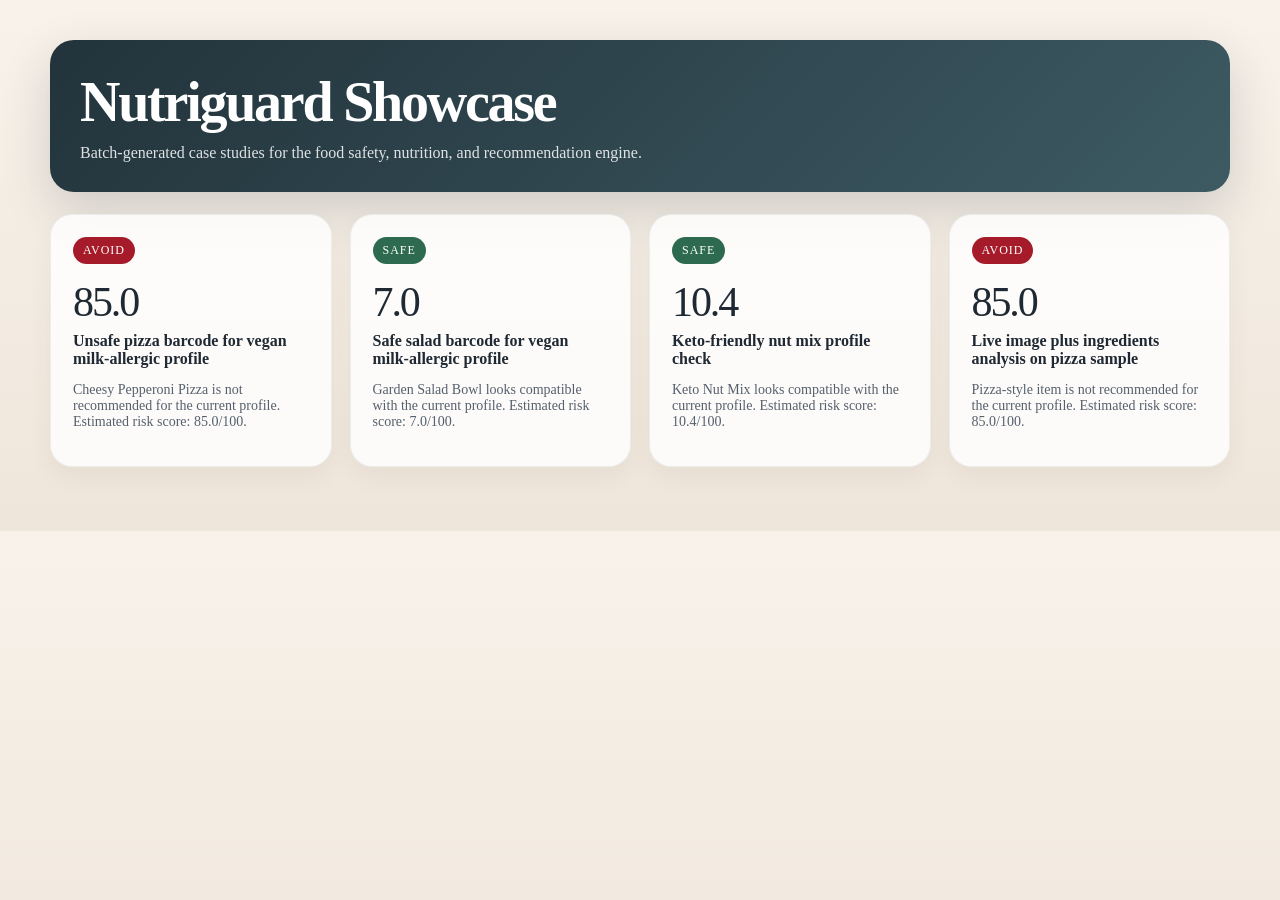
<file: examples/showcase_output/index.html>
<!doctype html>
<html lang="en">
<head>
  <meta charset="utf-8">
  <meta name="viewport" content="width=device-width, initial-scale=1">
  <title>Nutriguard Showcase</title>
  <style>
    body {
      margin: 0;
      font-family: Georgia, "Times New Roman", serif;
      background: linear-gradient(180deg, #f8f2ea, #efe6db);
      color: #1f2933;
    }
    .wrap { max-width: 1180px; margin: 0 auto; padding: 40px 24px 64px; }
    .hero {
      background: linear-gradient(135deg, #22333b, #3d5a63);
      color: #fff;
      border-radius: 24px;
      padding: 30px;
      box-shadow: 0 18px 48px rgba(34, 51, 59, 0.18);
    }
    .hero h1 { margin: 0 0 10px; font-size: clamp(32px, 5vw, 56px); letter-spacing: -0.04em; }
    .hero p { margin: 0; max-width: 760px; color: rgba(255,255,255,0.85); }
    .grid {
      margin-top: 22px;
      display: grid;
      grid-template-columns: repeat(auto-fit, minmax(260px, 1fr));
      gap: 18px;
    }
    .card {
      display: block;
      text-decoration: none;
      color: inherit;
      padding: 22px;
      border-radius: 22px;
      background: rgba(255,255,255,0.82);
      border: 1px solid rgba(46, 64, 73, 0.08);
      box-shadow: 0 10px 24px rgba(66, 52, 39, 0.06);
    }
    .status {
      display: inline-block;
      padding: 6px 10px;
      border-radius: 999px;
      color: white;
      font-size: 12px;
      text-transform: uppercase;
      letter-spacing: 0.08em;
    }
    .safe { background: #2d6a4f; }
    .caution { background: #c77900; }
    .avoid { background: #a61b29; }
    .score { font-size: 42px; margin: 14px 0 6px; letter-spacing: -0.05em; }
    .small { color: #55606d; font-size: 14px; }
  </style>
</head>
<body>
  <div class="wrap">
    <section class="hero">
      <h1>Nutriguard Showcase</h1>
      <p>Batch-generated case studies for the food safety, nutrition, and recommendation engine.</p>
    </section>
    <section class="grid">
      
      <a class="card" href="fixture_pizza_barcode.html">
        <span class="status avoid">avoid</span>
        <div class="score">85.0</div>
        <strong>Unsafe pizza barcode for vegan milk-allergic profile</strong>
        <p class="small">Cheesy Pepperoni Pizza is not recommended for the current profile. Estimated risk score: 85.0/100.</p>
      </a>
      
      <a class="card" href="fixture_salad_safe.html">
        <span class="status safe">safe</span>
        <div class="score">7.0</div>
        <strong>Safe salad barcode for vegan milk-allergic profile</strong>
        <p class="small">Garden Salad Bowl looks compatible with the current profile. Estimated risk score: 7.0/100.</p>
      </a>
      
      <a class="card" href="fixture_keto_nut_mix.html">
        <span class="status safe">safe</span>
        <div class="score">10.4</div>
        <strong>Keto-friendly nut mix profile check</strong>
        <p class="small">Keto Nut Mix looks compatible with the current profile. Estimated risk score: 10.4/100.</p>
      </a>
      
      <a class="card" href="live_pizza_image.html">
        <span class="status avoid">avoid</span>
        <div class="score">85.0</div>
        <strong>Live image plus ingredients analysis on pizza sample</strong>
        <p class="small">Pizza-style item is not recommended for the current profile. Estimated risk score: 85.0/100.</p>
      </a>
      
    </section>
  </div>
</body>
</html>
</file>
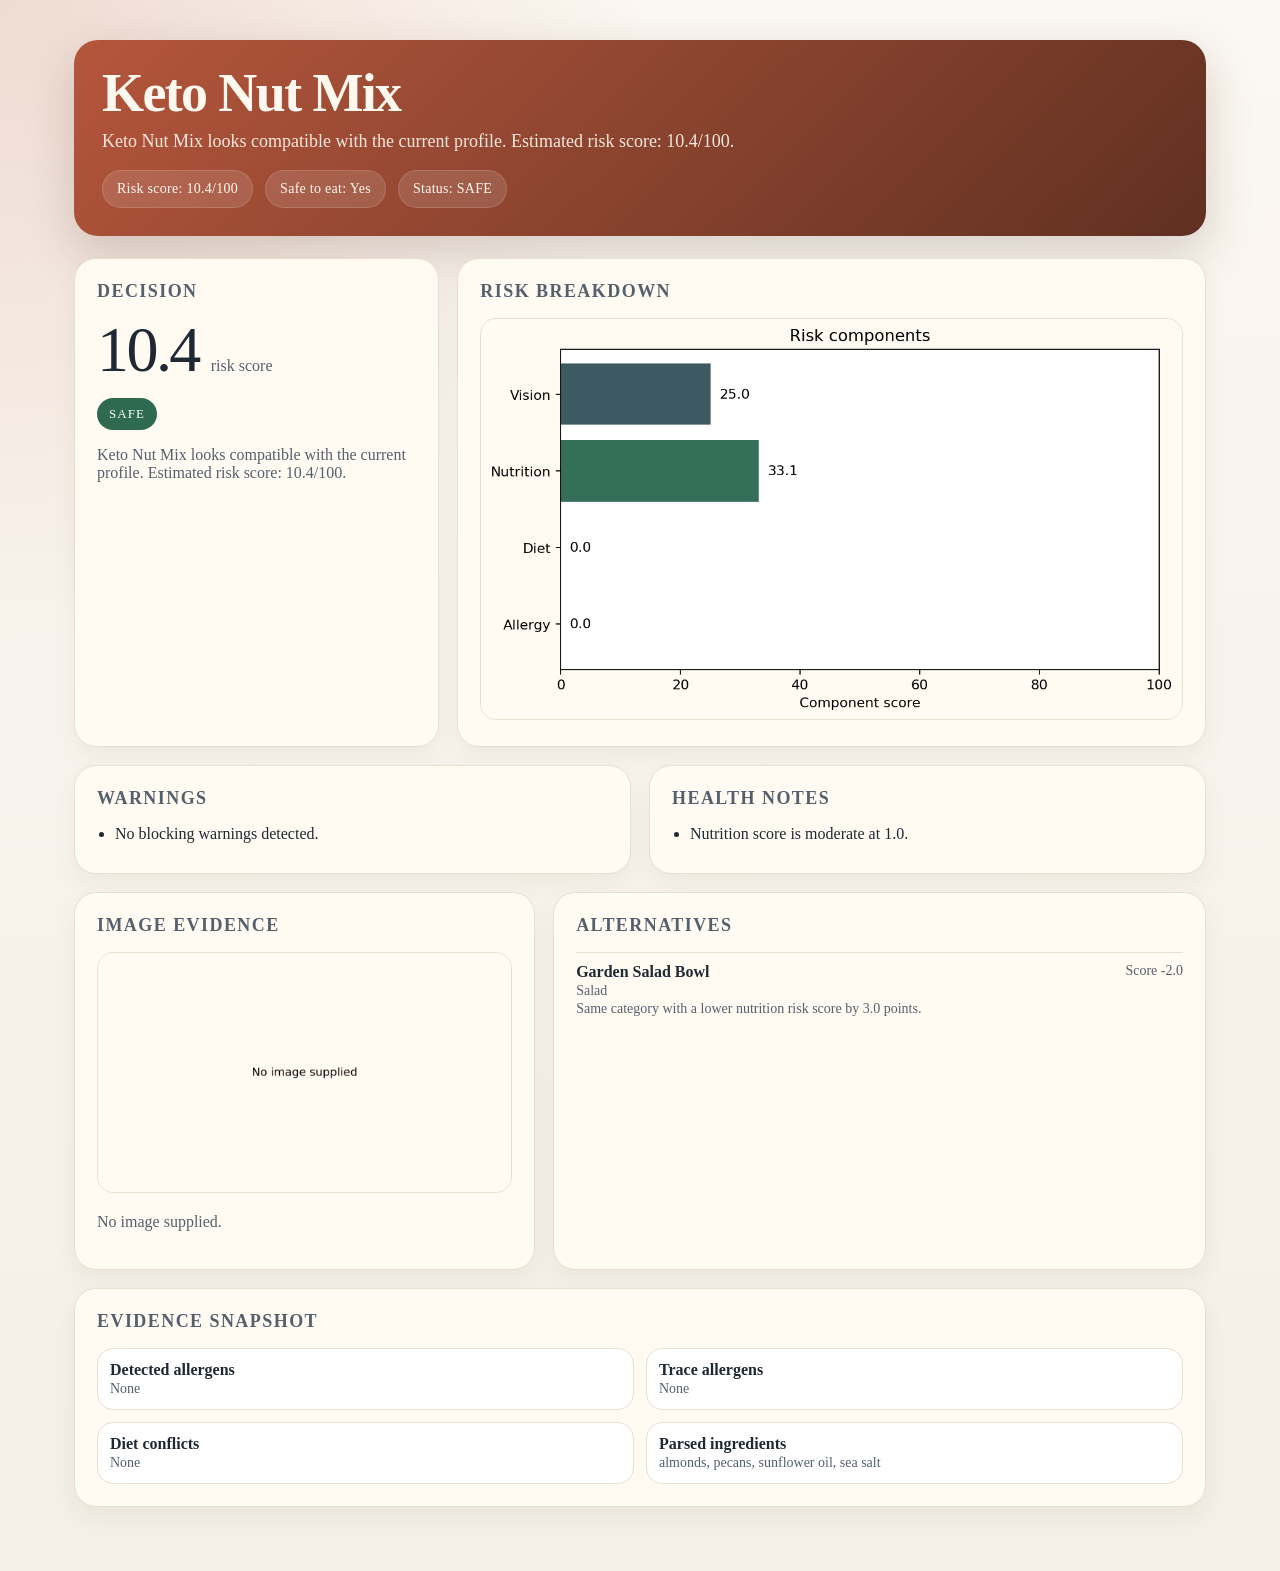
<file: examples/showcase_output/fixture_keto_nut_mix.html>
<!doctype html>
<html lang="en">
<head>
  <meta charset="utf-8">
  <meta name="viewport" content="width=device-width, initial-scale=1">
  <title>Keto-friendly nut mix profile check</title>
  <style>
    :root {
      --bg: #f4efe7;
      --panel: #fffaf2;
      --ink: #1f2933;
      --muted: #55606d;
      --accent: #b04a2f;
      --good: #2d6a4f;
      --warn: #c77900;
      --bad: #a61b29;
      --line: #eadfce;
    }
    * { box-sizing: border-box; }
    body {
      margin: 0;
      font-family: Georgia, "Times New Roman", serif;
      color: var(--ink);
      background:
        radial-gradient(circle at top left, rgba(176,74,47,0.16), transparent 32%),
        linear-gradient(180deg, #fbf7f1, var(--bg));
    }
    .wrap {
      max-width: 1180px;
      margin: 0 auto;
      padding: 40px 24px 64px;
    }
    .hero {
      background: linear-gradient(135deg, rgba(176,74,47,0.92), rgba(90,40,24,0.96));
      color: #fff8ef;
      border-radius: 24px;
      padding: 28px;
      box-shadow: 0 18px 48px rgba(59, 30, 18, 0.18);
    }
    .hero h1 {
      margin: 0 0 12px;
      font-size: clamp(32px, 5vw, 54px);
      line-height: 0.95;
      letter-spacing: -0.03em;
    }
    .hero p {
      margin: 0;
      font-size: 18px;
      max-width: 820px;
      color: rgba(255, 248, 239, 0.9);
    }
    .chips {
      display: flex;
      gap: 12px;
      flex-wrap: wrap;
      margin-top: 18px;
    }
    .chip {
      padding: 10px 14px;
      border-radius: 999px;
      background: rgba(255,255,255,0.12);
      border: 1px solid rgba(255,255,255,0.14);
      font-size: 14px;
      letter-spacing: 0.02em;
    }
    .grid {
      display: grid;
      grid-template-columns: repeat(12, 1fr);
      gap: 18px;
      margin-top: 22px;
    }
    .panel {
      background: var(--panel);
      border: 1px solid var(--line);
      border-radius: 22px;
      padding: 22px;
      box-shadow: 0 10px 24px rgba(87, 64, 40, 0.06);
    }
    .span-4 { grid-column: span 4; }
    .span-5 { grid-column: span 5; }
    .span-6 { grid-column: span 6; }
    .span-7 { grid-column: span 7; }
    .span-8 { grid-column: span 8; }
    .span-12 { grid-column: span 12; }
    h2 {
      margin: 0 0 16px;
      font-size: 18px;
      text-transform: uppercase;
      letter-spacing: 0.08em;
      color: var(--muted);
    }
    .metric {
      display: flex;
      align-items: baseline;
      gap: 12px;
      margin-bottom: 16px;
    }
    .metric .value {
      font-size: clamp(42px, 5vw, 68px);
      line-height: 1;
      letter-spacing: -0.04em;
    }
    .metric .label { color: var(--muted); }
    .status {
      display: inline-block;
      padding: 8px 12px;
      border-radius: 999px;
      font-size: 13px;
      letter-spacing: 0.08em;
      text-transform: uppercase;
      color: #fff;
    }
    .status.safe { background: var(--good); }
    .status.caution { background: var(--warn); }
    .status.avoid { background: var(--bad); }
    ul, ol { margin: 0; padding-left: 18px; }
    li { margin: 0 0 8px; }
    .muted { color: var(--muted); }
    .chart { width: 100%; border-radius: 16px; border: 1px solid var(--line); background: #fff; }
    .prediction-row, .alt-row {
      display: grid;
      grid-template-columns: 1fr auto;
      gap: 12px;
      padding: 10px 0;
      border-top: 1px solid var(--line);
    }
    .prediction-row:first-child, .alt-row:first-child { border-top: 0; }
    .small { font-size: 14px; color: var(--muted); }
    .evidence {
      display: grid;
      grid-template-columns: repeat(2, minmax(0, 1fr));
      gap: 12px;
    }
    .evidence div {
      padding: 12px;
      border-radius: 16px;
      background: #fff;
      border: 1px solid var(--line);
    }
    code {
      font-family: "Cascadia Mono", Consolas, monospace;
      font-size: 12px;
      color: #6f3424;
    }
    @media (max-width: 900px) {
      .span-4, .span-5, .span-6, .span-7, .span-8, .span-12 { grid-column: span 12; }
      .evidence { grid-template-columns: 1fr; }
    }
  </style>
</head>
<body>
  <div class="wrap">
    <section class="hero">
      <h1>Keto Nut Mix</h1>
      <p>Keto Nut Mix looks compatible with the current profile. Estimated risk score: 10.4/100.</p>
      <div class="chips">
        <span class="chip">Risk score: 10.4/100</span>
        <span class="chip">Safe to eat: Yes</span>
        <span class="chip">Status: SAFE</span>
      </div>
    </section>

    <section class="grid">
      <article class="panel span-4">
        <h2>Decision</h2>
        <div class="metric">
          <div class="value">10.4</div>
          <div class="label">risk score</div>
        </div>
        <div class="status safe">safe</div>
        <p class="muted" style="margin-top:16px;">Keto Nut Mix looks compatible with the current profile. Estimated risk score: 10.4/100.</p>
      </article>

      <article class="panel span-8">
        <h2>Risk Breakdown</h2>
        <img class="chart" alt="Risk breakdown chart" src="[data-uri]">
      </article>

      <article class="panel span-6">
        <h2>Warnings</h2>
        <ul>
        
          <li>No blocking warnings detected.</li>
        
        </ul>
      </article>

      <article class="panel span-6">
        <h2>Health Notes</h2>
        <ul>
        
          <li>Nutrition score is moderate at 1.0.</li>
        
        </ul>
      </article>

      <article class="panel span-5">
        <h2>Image Evidence</h2>
        <img class="chart" alt="Top image predictions" src="[data-uri]">
        
        <p class="muted">No image supplied.</p>
        
      </article>

      <article class="panel span-7">
        <h2>Alternatives</h2>
        
          <div class="alt-row">
            <div>
              <strong>Garden Salad Bowl</strong><br>
              <span class="small">Salad</span><br>
              <span class="small">Same category with a lower nutrition risk score by 3.0 points.</span>
            </div>
            <div class="small">Score -2.0</div>
          </div>
        
      </article>

      <article class="panel span-12">
        <h2>Evidence Snapshot</h2>
        <div class="evidence">
          <div>
            <strong>Detected allergens</strong><br>
            <span class="small">None</span>
          </div>
          <div>
            <strong>Trace allergens</strong><br>
            <span class="small">None</span>
          </div>
          <div>
            <strong>Diet conflicts</strong><br>
            <span class="small">None</span>
          </div>
          <div>
            <strong>Parsed ingredients</strong><br>
            <span class="small">almonds, pecans, sunflower oil, sea salt</span>
          </div>
        </div>
      </article>
    </section>
  </div>
</body>
</html>
</file>
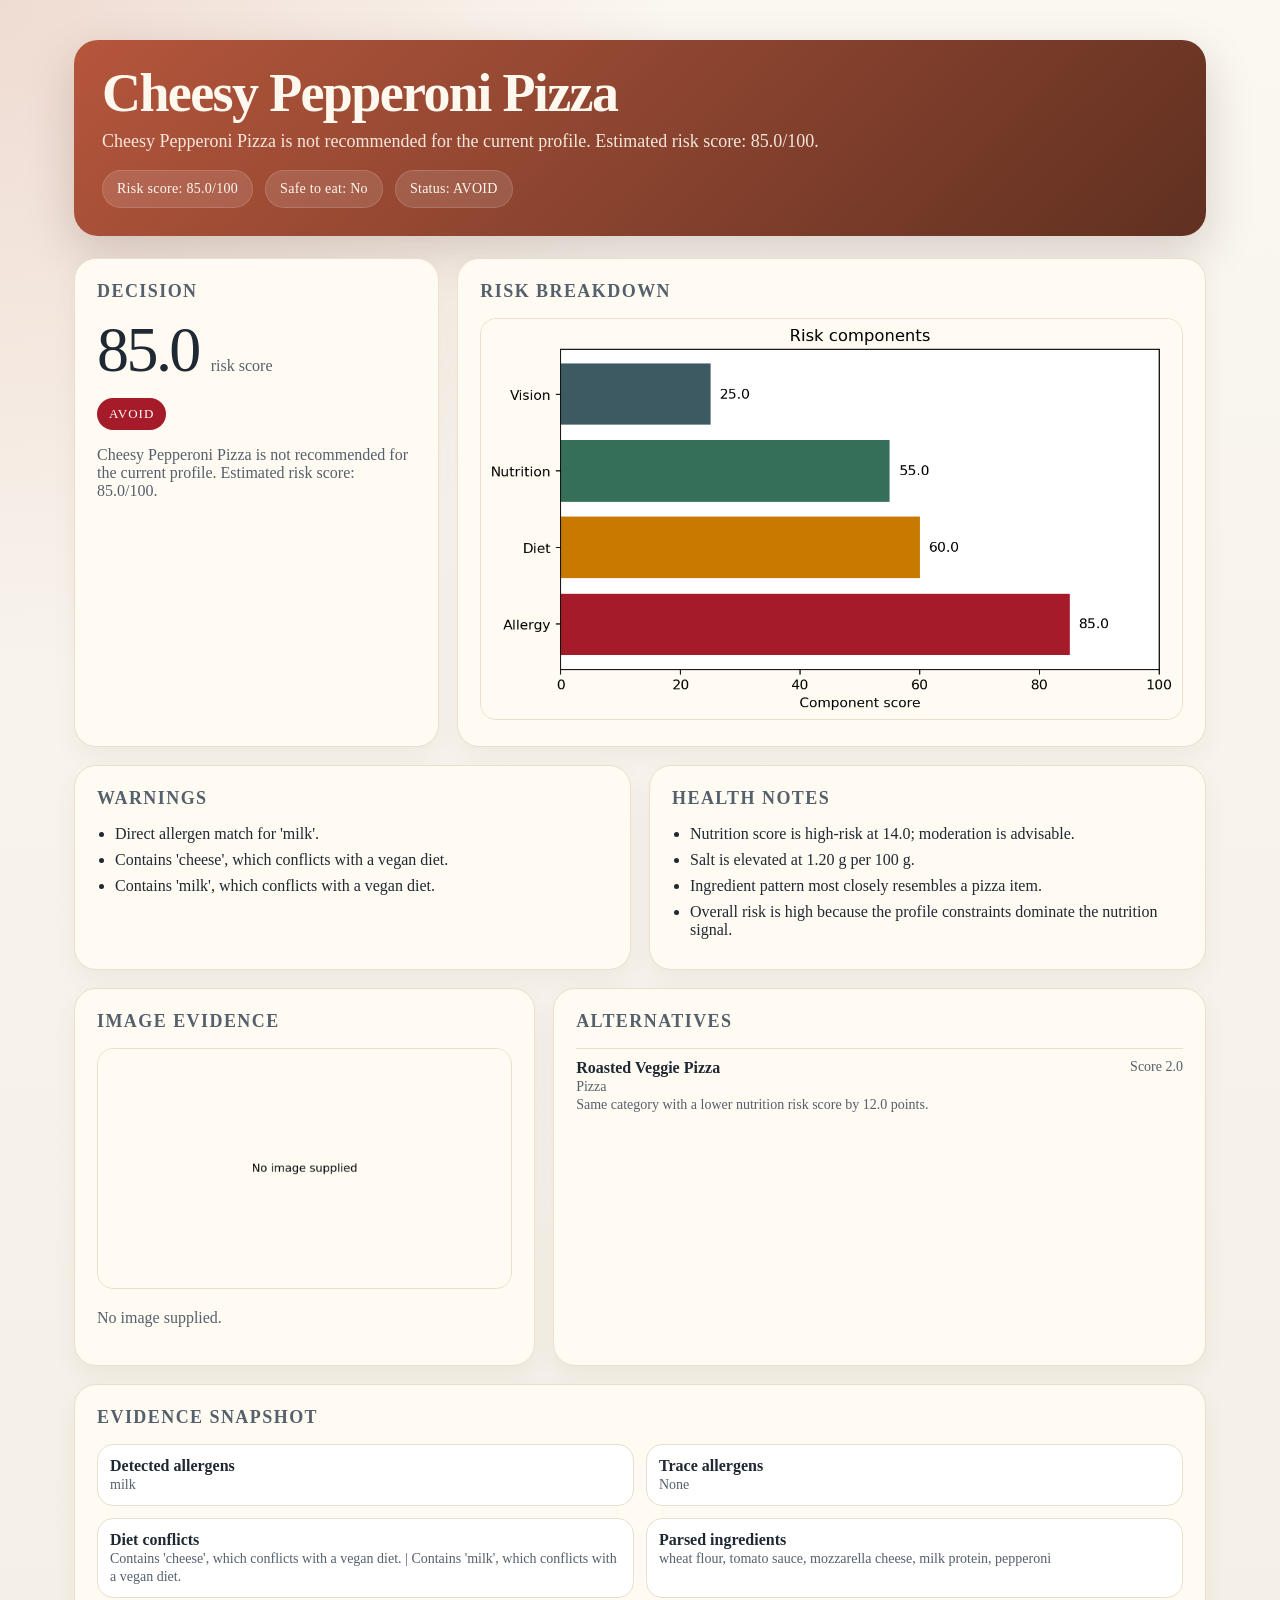
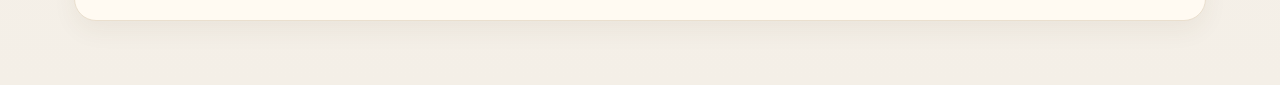
<file: examples/showcase_output/fixture_pizza_barcode.html>
<!doctype html>
<html lang="en">
<head>
  <meta charset="utf-8">
  <meta name="viewport" content="width=device-width, initial-scale=1">
  <title>Unsafe pizza barcode for vegan milk-allergic profile</title>
  <style>
    :root {
      --bg: #f4efe7;
      --panel: #fffaf2;
      --ink: #1f2933;
      --muted: #55606d;
      --accent: #b04a2f;
      --good: #2d6a4f;
      --warn: #c77900;
      --bad: #a61b29;
      --line: #eadfce;
    }
    * { box-sizing: border-box; }
    body {
      margin: 0;
      font-family: Georgia, "Times New Roman", serif;
      color: var(--ink);
      background:
        radial-gradient(circle at top left, rgba(176,74,47,0.16), transparent 32%),
        linear-gradient(180deg, #fbf7f1, var(--bg));
    }
    .wrap {
      max-width: 1180px;
      margin: 0 auto;
      padding: 40px 24px 64px;
    }
    .hero {
      background: linear-gradient(135deg, rgba(176,74,47,0.92), rgba(90,40,24,0.96));
      color: #fff8ef;
      border-radius: 24px;
      padding: 28px;
      box-shadow: 0 18px 48px rgba(59, 30, 18, 0.18);
    }
    .hero h1 {
      margin: 0 0 12px;
      font-size: clamp(32px, 5vw, 54px);
      line-height: 0.95;
      letter-spacing: -0.03em;
    }
    .hero p {
      margin: 0;
      font-size: 18px;
      max-width: 820px;
      color: rgba(255, 248, 239, 0.9);
    }
    .chips {
      display: flex;
      gap: 12px;
      flex-wrap: wrap;
      margin-top: 18px;
    }
    .chip {
      padding: 10px 14px;
      border-radius: 999px;
      background: rgba(255,255,255,0.12);
      border: 1px solid rgba(255,255,255,0.14);
      font-size: 14px;
      letter-spacing: 0.02em;
    }
    .grid {
      display: grid;
      grid-template-columns: repeat(12, 1fr);
      gap: 18px;
      margin-top: 22px;
    }
    .panel {
      background: var(--panel);
      border: 1px solid var(--line);
      border-radius: 22px;
      padding: 22px;
      box-shadow: 0 10px 24px rgba(87, 64, 40, 0.06);
    }
    .span-4 { grid-column: span 4; }
    .span-5 { grid-column: span 5; }
    .span-6 { grid-column: span 6; }
    .span-7 { grid-column: span 7; }
    .span-8 { grid-column: span 8; }
    .span-12 { grid-column: span 12; }
    h2 {
      margin: 0 0 16px;
      font-size: 18px;
      text-transform: uppercase;
      letter-spacing: 0.08em;
      color: var(--muted);
    }
    .metric {
      display: flex;
      align-items: baseline;
      gap: 12px;
      margin-bottom: 16px;
    }
    .metric .value {
      font-size: clamp(42px, 5vw, 68px);
      line-height: 1;
      letter-spacing: -0.04em;
    }
    .metric .label { color: var(--muted); }
    .status {
      display: inline-block;
      padding: 8px 12px;
      border-radius: 999px;
      font-size: 13px;
      letter-spacing: 0.08em;
      text-transform: uppercase;
      color: #fff;
    }
    .status.safe { background: var(--good); }
    .status.caution { background: var(--warn); }
    .status.avoid { background: var(--bad); }
    ul, ol { margin: 0; padding-left: 18px; }
    li { margin: 0 0 8px; }
    .muted { color: var(--muted); }
    .chart { width: 100%; border-radius: 16px; border: 1px solid var(--line); background: #fff; }
    .prediction-row, .alt-row {
      display: grid;
      grid-template-columns: 1fr auto;
      gap: 12px;
      padding: 10px 0;
      border-top: 1px solid var(--line);
    }
    .prediction-row:first-child, .alt-row:first-child { border-top: 0; }
    .small { font-size: 14px; color: var(--muted); }
    .evidence {
      display: grid;
      grid-template-columns: repeat(2, minmax(0, 1fr));
      gap: 12px;
    }
    .evidence div {
      padding: 12px;
      border-radius: 16px;
      background: #fff;
      border: 1px solid var(--line);
    }
    code {
      font-family: "Cascadia Mono", Consolas, monospace;
      font-size: 12px;
      color: #6f3424;
    }
    @media (max-width: 900px) {
      .span-4, .span-5, .span-6, .span-7, .span-8, .span-12 { grid-column: span 12; }
      .evidence { grid-template-columns: 1fr; }
    }
  </style>
</head>
<body>
  <div class="wrap">
    <section class="hero">
      <h1>Cheesy Pepperoni Pizza</h1>
      <p>Cheesy Pepperoni Pizza is not recommended for the current profile. Estimated risk score: 85.0/100.</p>
      <div class="chips">
        <span class="chip">Risk score: 85.0/100</span>
        <span class="chip">Safe to eat: No</span>
        <span class="chip">Status: AVOID</span>
      </div>
    </section>

    <section class="grid">
      <article class="panel span-4">
        <h2>Decision</h2>
        <div class="metric">
          <div class="value">85.0</div>
          <div class="label">risk score</div>
        </div>
        <div class="status avoid">avoid</div>
        <p class="muted" style="margin-top:16px;">Cheesy Pepperoni Pizza is not recommended for the current profile. Estimated risk score: 85.0/100.</p>
      </article>

      <article class="panel span-8">
        <h2>Risk Breakdown</h2>
        <img class="chart" alt="Risk breakdown chart" src="[data-uri]">
      </article>

      <article class="panel span-6">
        <h2>Warnings</h2>
        <ul>
        
          <li>Direct allergen match for 'milk'.</li>
        
          <li>Contains 'cheese', which conflicts with a vegan diet.</li>
        
          <li>Contains 'milk', which conflicts with a vegan diet.</li>
        
        </ul>
      </article>

      <article class="panel span-6">
        <h2>Health Notes</h2>
        <ul>
        
          <li>Nutrition score is high-risk at 14.0; moderation is advisable.</li>
        
          <li>Salt is elevated at 1.20 g per 100 g.</li>
        
          <li>Ingredient pattern most closely resembles a pizza item.</li>
        
          <li>Overall risk is high because the profile constraints dominate the nutrition signal.</li>
        
        </ul>
      </article>

      <article class="panel span-5">
        <h2>Image Evidence</h2>
        <img class="chart" alt="Top image predictions" src="[data-uri]">
        
        <p class="muted">No image supplied.</p>
        
      </article>

      <article class="panel span-7">
        <h2>Alternatives</h2>
        
          <div class="alt-row">
            <div>
              <strong>Roasted Veggie Pizza</strong><br>
              <span class="small">Pizza</span><br>
              <span class="small">Same category with a lower nutrition risk score by 12.0 points.</span>
            </div>
            <div class="small">Score 2.0</div>
          </div>
        
      </article>

      <article class="panel span-12">
        <h2>Evidence Snapshot</h2>
        <div class="evidence">
          <div>
            <strong>Detected allergens</strong><br>
            <span class="small">milk</span>
          </div>
          <div>
            <strong>Trace allergens</strong><br>
            <span class="small">None</span>
          </div>
          <div>
            <strong>Diet conflicts</strong><br>
            <span class="small">Contains 'cheese', which conflicts with a vegan diet. | Contains 'milk', which conflicts with a vegan diet.</span>
          </div>
          <div>
            <strong>Parsed ingredients</strong><br>
            <span class="small">wheat flour, tomato sauce, mozzarella cheese, milk protein, pepperoni</span>
          </div>
        </div>
      </article>
    </section>
  </div>
</body>
</html>
</file>
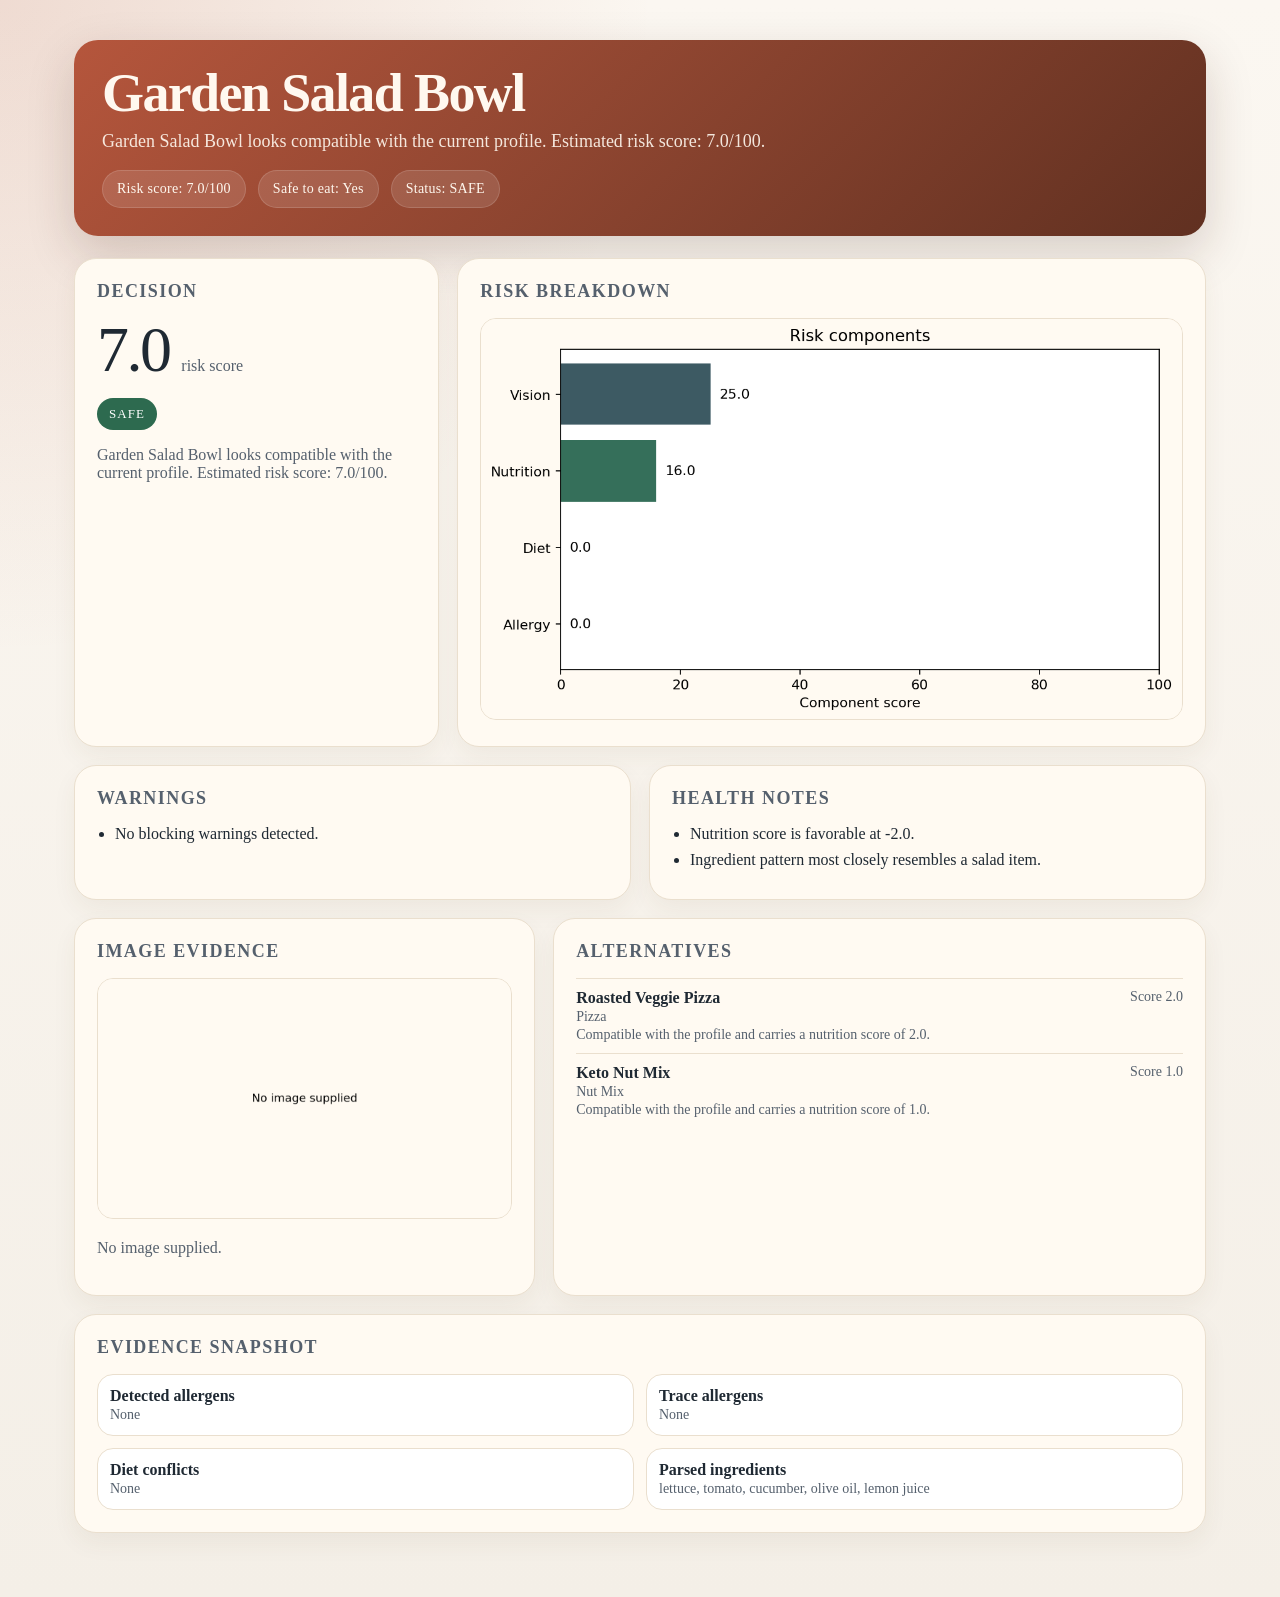
<file: examples/showcase_output/fixture_salad_safe.html>
<!doctype html>
<html lang="en">
<head>
  <meta charset="utf-8">
  <meta name="viewport" content="width=device-width, initial-scale=1">
  <title>Safe salad barcode for vegan milk-allergic profile</title>
  <style>
    :root {
      --bg: #f4efe7;
      --panel: #fffaf2;
      --ink: #1f2933;
      --muted: #55606d;
      --accent: #b04a2f;
      --good: #2d6a4f;
      --warn: #c77900;
      --bad: #a61b29;
      --line: #eadfce;
    }
    * { box-sizing: border-box; }
    body {
      margin: 0;
      font-family: Georgia, "Times New Roman", serif;
      color: var(--ink);
      background:
        radial-gradient(circle at top left, rgba(176,74,47,0.16), transparent 32%),
        linear-gradient(180deg, #fbf7f1, var(--bg));
    }
    .wrap {
      max-width: 1180px;
      margin: 0 auto;
      padding: 40px 24px 64px;
    }
    .hero {
      background: linear-gradient(135deg, rgba(176,74,47,0.92), rgba(90,40,24,0.96));
      color: #fff8ef;
      border-radius: 24px;
      padding: 28px;
      box-shadow: 0 18px 48px rgba(59, 30, 18, 0.18);
    }
    .hero h1 {
      margin: 0 0 12px;
      font-size: clamp(32px, 5vw, 54px);
      line-height: 0.95;
      letter-spacing: -0.03em;
    }
    .hero p {
      margin: 0;
      font-size: 18px;
      max-width: 820px;
      color: rgba(255, 248, 239, 0.9);
    }
    .chips {
      display: flex;
      gap: 12px;
      flex-wrap: wrap;
      margin-top: 18px;
    }
    .chip {
      padding: 10px 14px;
      border-radius: 999px;
      background: rgba(255,255,255,0.12);
      border: 1px solid rgba(255,255,255,0.14);
      font-size: 14px;
      letter-spacing: 0.02em;
    }
    .grid {
      display: grid;
      grid-template-columns: repeat(12, 1fr);
      gap: 18px;
      margin-top: 22px;
    }
    .panel {
      background: var(--panel);
      border: 1px solid var(--line);
      border-radius: 22px;
      padding: 22px;
      box-shadow: 0 10px 24px rgba(87, 64, 40, 0.06);
    }
    .span-4 { grid-column: span 4; }
    .span-5 { grid-column: span 5; }
    .span-6 { grid-column: span 6; }
    .span-7 { grid-column: span 7; }
    .span-8 { grid-column: span 8; }
    .span-12 { grid-column: span 12; }
    h2 {
      margin: 0 0 16px;
      font-size: 18px;
      text-transform: uppercase;
      letter-spacing: 0.08em;
      color: var(--muted);
    }
    .metric {
      display: flex;
      align-items: baseline;
      gap: 12px;
      margin-bottom: 16px;
    }
    .metric .value {
      font-size: clamp(42px, 5vw, 68px);
      line-height: 1;
      letter-spacing: -0.04em;
    }
    .metric .label { color: var(--muted); }
    .status {
      display: inline-block;
      padding: 8px 12px;
      border-radius: 999px;
      font-size: 13px;
      letter-spacing: 0.08em;
      text-transform: uppercase;
      color: #fff;
    }
    .status.safe { background: var(--good); }
    .status.caution { background: var(--warn); }
    .status.avoid { background: var(--bad); }
    ul, ol { margin: 0; padding-left: 18px; }
    li { margin: 0 0 8px; }
    .muted { color: var(--muted); }
    .chart { width: 100%; border-radius: 16px; border: 1px solid var(--line); background: #fff; }
    .prediction-row, .alt-row {
      display: grid;
      grid-template-columns: 1fr auto;
      gap: 12px;
      padding: 10px 0;
      border-top: 1px solid var(--line);
    }
    .prediction-row:first-child, .alt-row:first-child { border-top: 0; }
    .small { font-size: 14px; color: var(--muted); }
    .evidence {
      display: grid;
      grid-template-columns: repeat(2, minmax(0, 1fr));
      gap: 12px;
    }
    .evidence div {
      padding: 12px;
      border-radius: 16px;
      background: #fff;
      border: 1px solid var(--line);
    }
    code {
      font-family: "Cascadia Mono", Consolas, monospace;
      font-size: 12px;
      color: #6f3424;
    }
    @media (max-width: 900px) {
      .span-4, .span-5, .span-6, .span-7, .span-8, .span-12 { grid-column: span 12; }
      .evidence { grid-template-columns: 1fr; }
    }
  </style>
</head>
<body>
  <div class="wrap">
    <section class="hero">
      <h1>Garden Salad Bowl</h1>
      <p>Garden Salad Bowl looks compatible with the current profile. Estimated risk score: 7.0/100.</p>
      <div class="chips">
        <span class="chip">Risk score: 7.0/100</span>
        <span class="chip">Safe to eat: Yes</span>
        <span class="chip">Status: SAFE</span>
      </div>
    </section>

    <section class="grid">
      <article class="panel span-4">
        <h2>Decision</h2>
        <div class="metric">
          <div class="value">7.0</div>
          <div class="label">risk score</div>
        </div>
        <div class="status safe">safe</div>
        <p class="muted" style="margin-top:16px;">Garden Salad Bowl looks compatible with the current profile. Estimated risk score: 7.0/100.</p>
      </article>

      <article class="panel span-8">
        <h2>Risk Breakdown</h2>
        <img class="chart" alt="Risk breakdown chart" src="[data-uri]">
      </article>

      <article class="panel span-6">
        <h2>Warnings</h2>
        <ul>
        
          <li>No blocking warnings detected.</li>
        
        </ul>
      </article>

      <article class="panel span-6">
        <h2>Health Notes</h2>
        <ul>
        
          <li>Nutrition score is favorable at -2.0.</li>
        
          <li>Ingredient pattern most closely resembles a salad item.</li>
        
        </ul>
      </article>

      <article class="panel span-5">
        <h2>Image Evidence</h2>
        <img class="chart" alt="Top image predictions" src="[data-uri]">
        
        <p class="muted">No image supplied.</p>
        
      </article>

      <article class="panel span-7">
        <h2>Alternatives</h2>
        
          <div class="alt-row">
            <div>
              <strong>Roasted Veggie Pizza</strong><br>
              <span class="small">Pizza</span><br>
              <span class="small">Compatible with the profile and carries a nutrition score of 2.0.</span>
            </div>
            <div class="small">Score 2.0</div>
          </div>
        
          <div class="alt-row">
            <div>
              <strong>Keto Nut Mix</strong><br>
              <span class="small">Nut Mix</span><br>
              <span class="small">Compatible with the profile and carries a nutrition score of 1.0.</span>
            </div>
            <div class="small">Score 1.0</div>
          </div>
        
      </article>

      <article class="panel span-12">
        <h2>Evidence Snapshot</h2>
        <div class="evidence">
          <div>
            <strong>Detected allergens</strong><br>
            <span class="small">None</span>
          </div>
          <div>
            <strong>Trace allergens</strong><br>
            <span class="small">None</span>
          </div>
          <div>
            <strong>Diet conflicts</strong><br>
            <span class="small">None</span>
          </div>
          <div>
            <strong>Parsed ingredients</strong><br>
            <span class="small">lettuce, tomato, cucumber, olive oil, lemon juice</span>
          </div>
        </div>
      </article>
    </section>
  </div>
</body>
</html>
</file>
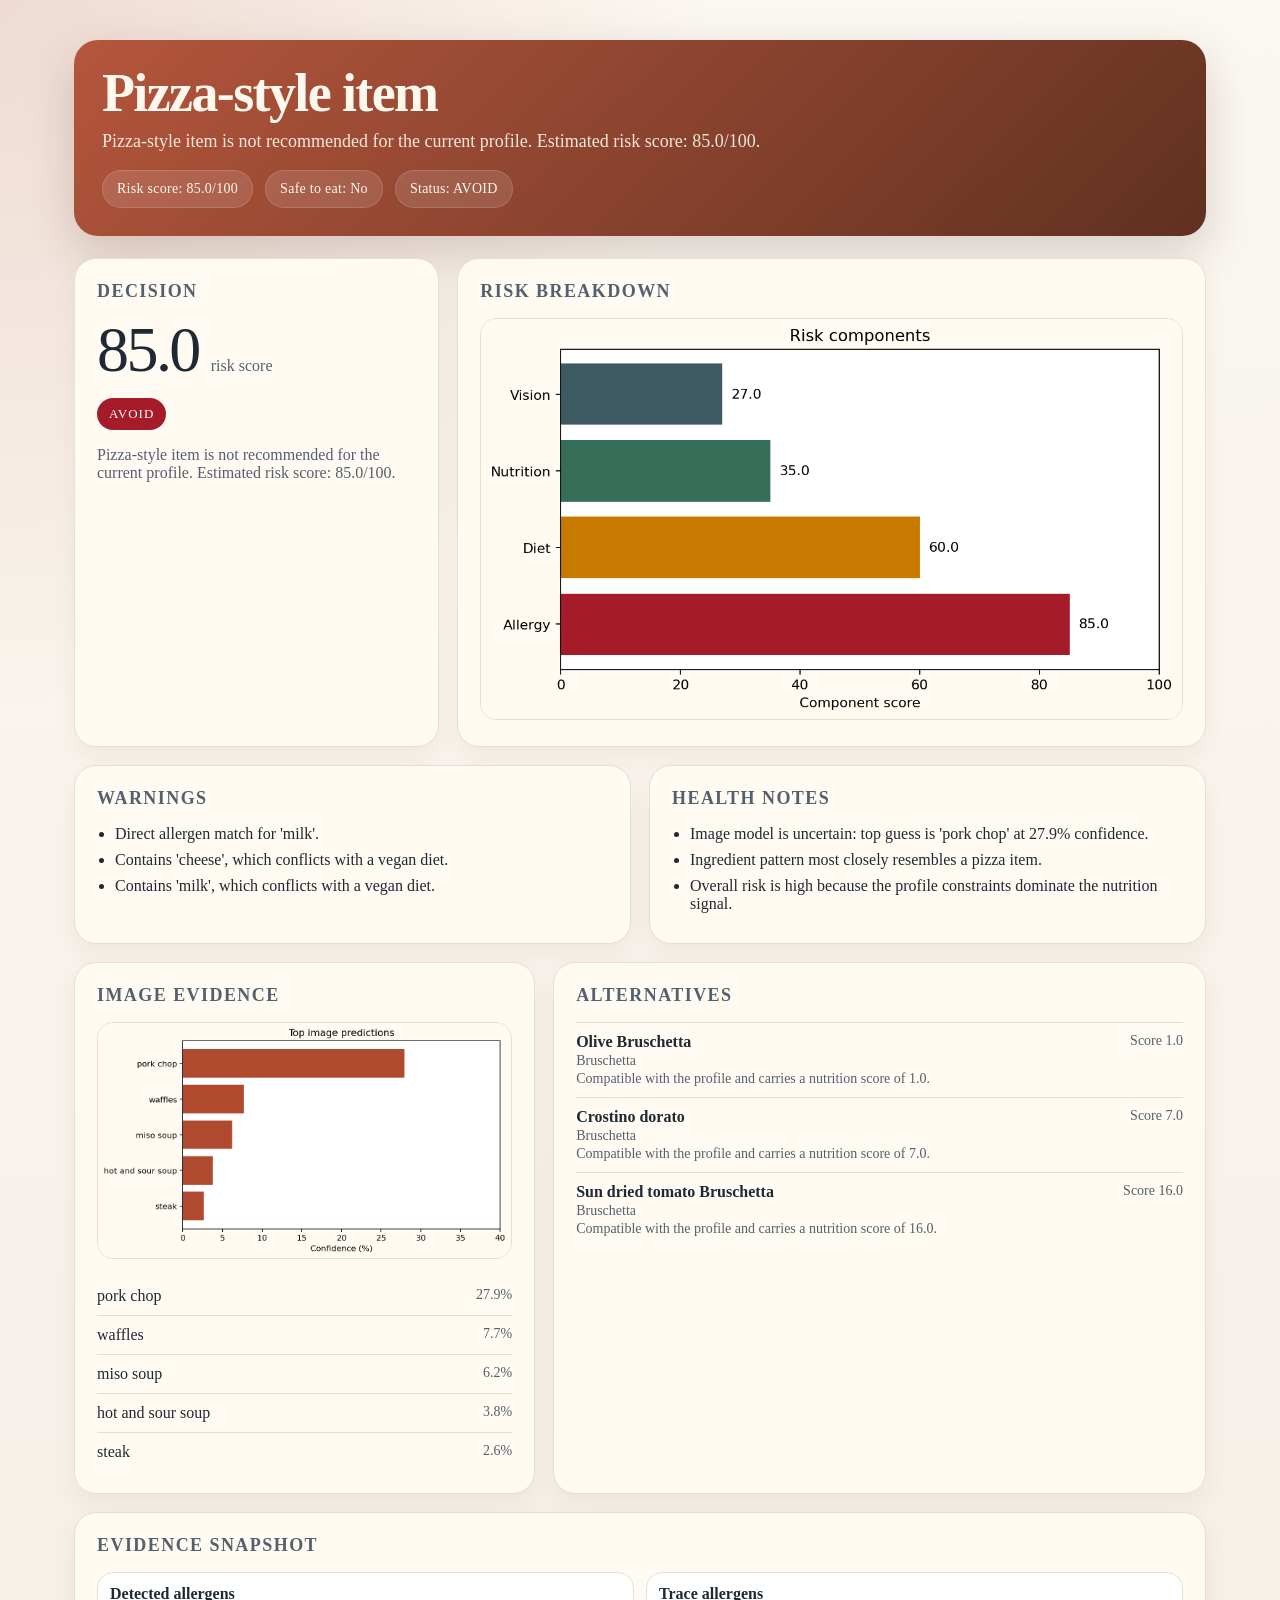
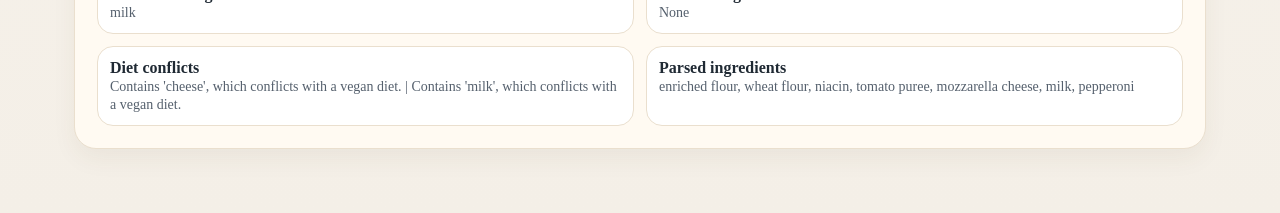
<file: examples/showcase_output/live_pizza_image.html>
<!doctype html>
<html lang="en">
<head>
  <meta charset="utf-8">
  <meta name="viewport" content="width=device-width, initial-scale=1">
  <title>Live image plus ingredients analysis on pizza sample</title>
  <style>
    :root {
      --bg: #f4efe7;
      --panel: #fffaf2;
      --ink: #1f2933;
      --muted: #55606d;
      --accent: #b04a2f;
      --good: #2d6a4f;
      --warn: #c77900;
      --bad: #a61b29;
      --line: #eadfce;
    }
    * { box-sizing: border-box; }
    body {
      margin: 0;
      font-family: Georgia, "Times New Roman", serif;
      color: var(--ink);
      background:
        radial-gradient(circle at top left, rgba(176,74,47,0.16), transparent 32%),
        linear-gradient(180deg, #fbf7f1, var(--bg));
    }
    .wrap {
      max-width: 1180px;
      margin: 0 auto;
      padding: 40px 24px 64px;
    }
    .hero {
      background: linear-gradient(135deg, rgba(176,74,47,0.92), rgba(90,40,24,0.96));
      color: #fff8ef;
      border-radius: 24px;
      padding: 28px;
      box-shadow: 0 18px 48px rgba(59, 30, 18, 0.18);
    }
    .hero h1 {
      margin: 0 0 12px;
      font-size: clamp(32px, 5vw, 54px);
      line-height: 0.95;
      letter-spacing: -0.03em;
    }
    .hero p {
      margin: 0;
      font-size: 18px;
      max-width: 820px;
      color: rgba(255, 248, 239, 0.9);
    }
    .chips {
      display: flex;
      gap: 12px;
      flex-wrap: wrap;
      margin-top: 18px;
    }
    .chip {
      padding: 10px 14px;
      border-radius: 999px;
      background: rgba(255,255,255,0.12);
      border: 1px solid rgba(255,255,255,0.14);
      font-size: 14px;
      letter-spacing: 0.02em;
    }
    .grid {
      display: grid;
      grid-template-columns: repeat(12, 1fr);
      gap: 18px;
      margin-top: 22px;
    }
    .panel {
      background: var(--panel);
      border: 1px solid var(--line);
      border-radius: 22px;
      padding: 22px;
      box-shadow: 0 10px 24px rgba(87, 64, 40, 0.06);
    }
    .span-4 { grid-column: span 4; }
    .span-5 { grid-column: span 5; }
    .span-6 { grid-column: span 6; }
    .span-7 { grid-column: span 7; }
    .span-8 { grid-column: span 8; }
    .span-12 { grid-column: span 12; }
    h2 {
      margin: 0 0 16px;
      font-size: 18px;
      text-transform: uppercase;
      letter-spacing: 0.08em;
      color: var(--muted);
    }
    .metric {
      display: flex;
      align-items: baseline;
      gap: 12px;
      margin-bottom: 16px;
    }
    .metric .value {
      font-size: clamp(42px, 5vw, 68px);
      line-height: 1;
      letter-spacing: -0.04em;
    }
    .metric .label { color: var(--muted); }
    .status {
      display: inline-block;
      padding: 8px 12px;
      border-radius: 999px;
      font-size: 13px;
      letter-spacing: 0.08em;
      text-transform: uppercase;
      color: #fff;
    }
    .status.safe { background: var(--good); }
    .status.caution { background: var(--warn); }
    .status.avoid { background: var(--bad); }
    ul, ol { margin: 0; padding-left: 18px; }
    li { margin: 0 0 8px; }
    .muted { color: var(--muted); }
    .chart { width: 100%; border-radius: 16px; border: 1px solid var(--line); background: #fff; }
    .prediction-row, .alt-row {
      display: grid;
      grid-template-columns: 1fr auto;
      gap: 12px;
      padding: 10px 0;
      border-top: 1px solid var(--line);
    }
    .prediction-row:first-child, .alt-row:first-child { border-top: 0; }
    .small { font-size: 14px; color: var(--muted); }
    .evidence {
      display: grid;
      grid-template-columns: repeat(2, minmax(0, 1fr));
      gap: 12px;
    }
    .evidence div {
      padding: 12px;
      border-radius: 16px;
      background: #fff;
      border: 1px solid var(--line);
    }
    code {
      font-family: "Cascadia Mono", Consolas, monospace;
      font-size: 12px;
      color: #6f3424;
    }
    @media (max-width: 900px) {
      .span-4, .span-5, .span-6, .span-7, .span-8, .span-12 { grid-column: span 12; }
      .evidence { grid-template-columns: 1fr; }
    }
  </style>
</head>
<body>
  <div class="wrap">
    <section class="hero">
      <h1>Pizza-style item</h1>
      <p>Pizza-style item is not recommended for the current profile. Estimated risk score: 85.0/100.</p>
      <div class="chips">
        <span class="chip">Risk score: 85.0/100</span>
        <span class="chip">Safe to eat: No</span>
        <span class="chip">Status: AVOID</span>
      </div>
    </section>

    <section class="grid">
      <article class="panel span-4">
        <h2>Decision</h2>
        <div class="metric">
          <div class="value">85.0</div>
          <div class="label">risk score</div>
        </div>
        <div class="status avoid">avoid</div>
        <p class="muted" style="margin-top:16px;">Pizza-style item is not recommended for the current profile. Estimated risk score: 85.0/100.</p>
      </article>

      <article class="panel span-8">
        <h2>Risk Breakdown</h2>
        <img class="chart" alt="Risk breakdown chart" src="[data-uri]">
      </article>

      <article class="panel span-6">
        <h2>Warnings</h2>
        <ul>
        
          <li>Direct allergen match for 'milk'.</li>
        
          <li>Contains 'cheese', which conflicts with a vegan diet.</li>
        
          <li>Contains 'milk', which conflicts with a vegan diet.</li>
        
        </ul>
      </article>

      <article class="panel span-6">
        <h2>Health Notes</h2>
        <ul>
        
          <li>Image model is uncertain: top guess is 'pork chop' at 27.9% confidence.</li>
        
          <li>Ingredient pattern most closely resembles a pizza item.</li>
        
          <li>Overall risk is high because the profile constraints dominate the nutrition signal.</li>
        
        </ul>
      </article>

      <article class="panel span-5">
        <h2>Image Evidence</h2>
        <img class="chart" alt="Top image predictions" src="[data-uri]">
        
        <div style="margin-top: 14px;">
          
            <div class="prediction-row">
              <div>pork chop</div>
              <div class="small">27.9%</div>
            </div>
          
            <div class="prediction-row">
              <div>waffles</div>
              <div class="small">7.7%</div>
            </div>
          
            <div class="prediction-row">
              <div>miso soup</div>
              <div class="small">6.2%</div>
            </div>
          
            <div class="prediction-row">
              <div>hot and sour soup</div>
              <div class="small">3.8%</div>
            </div>
          
            <div class="prediction-row">
              <div>steak</div>
              <div class="small">2.6%</div>
            </div>
          
        </div>
        
      </article>

      <article class="panel span-7">
        <h2>Alternatives</h2>
        
          <div class="alt-row">
            <div>
              <strong>Olive Bruschetta</strong><br>
              <span class="small">Bruschetta</span><br>
              <span class="small">Compatible with the profile and carries a nutrition score of 1.0.</span>
            </div>
            <div class="small">Score 1.0</div>
          </div>
        
          <div class="alt-row">
            <div>
              <strong>Crostino dorato</strong><br>
              <span class="small">Bruschetta</span><br>
              <span class="small">Compatible with the profile and carries a nutrition score of 7.0.</span>
            </div>
            <div class="small">Score 7.0</div>
          </div>
        
          <div class="alt-row">
            <div>
              <strong>Sun dried tomato Bruschetta</strong><br>
              <span class="small">Bruschetta</span><br>
              <span class="small">Compatible with the profile and carries a nutrition score of 16.0.</span>
            </div>
            <div class="small">Score 16.0</div>
          </div>
        
      </article>

      <article class="panel span-12">
        <h2>Evidence Snapshot</h2>
        <div class="evidence">
          <div>
            <strong>Detected allergens</strong><br>
            <span class="small">milk</span>
          </div>
          <div>
            <strong>Trace allergens</strong><br>
            <span class="small">None</span>
          </div>
          <div>
            <strong>Diet conflicts</strong><br>
            <span class="small">Contains 'cheese', which conflicts with a vegan diet. | Contains 'milk', which conflicts with a vegan diet.</span>
          </div>
          <div>
            <strong>Parsed ingredients</strong><br>
            <span class="small">enriched flour, wheat flour, niacin, tomato puree, mozzarella cheese, milk, pepperoni</span>
          </div>
        </div>
      </article>
    </section>
  </div>
</body>
</html>
</file>
